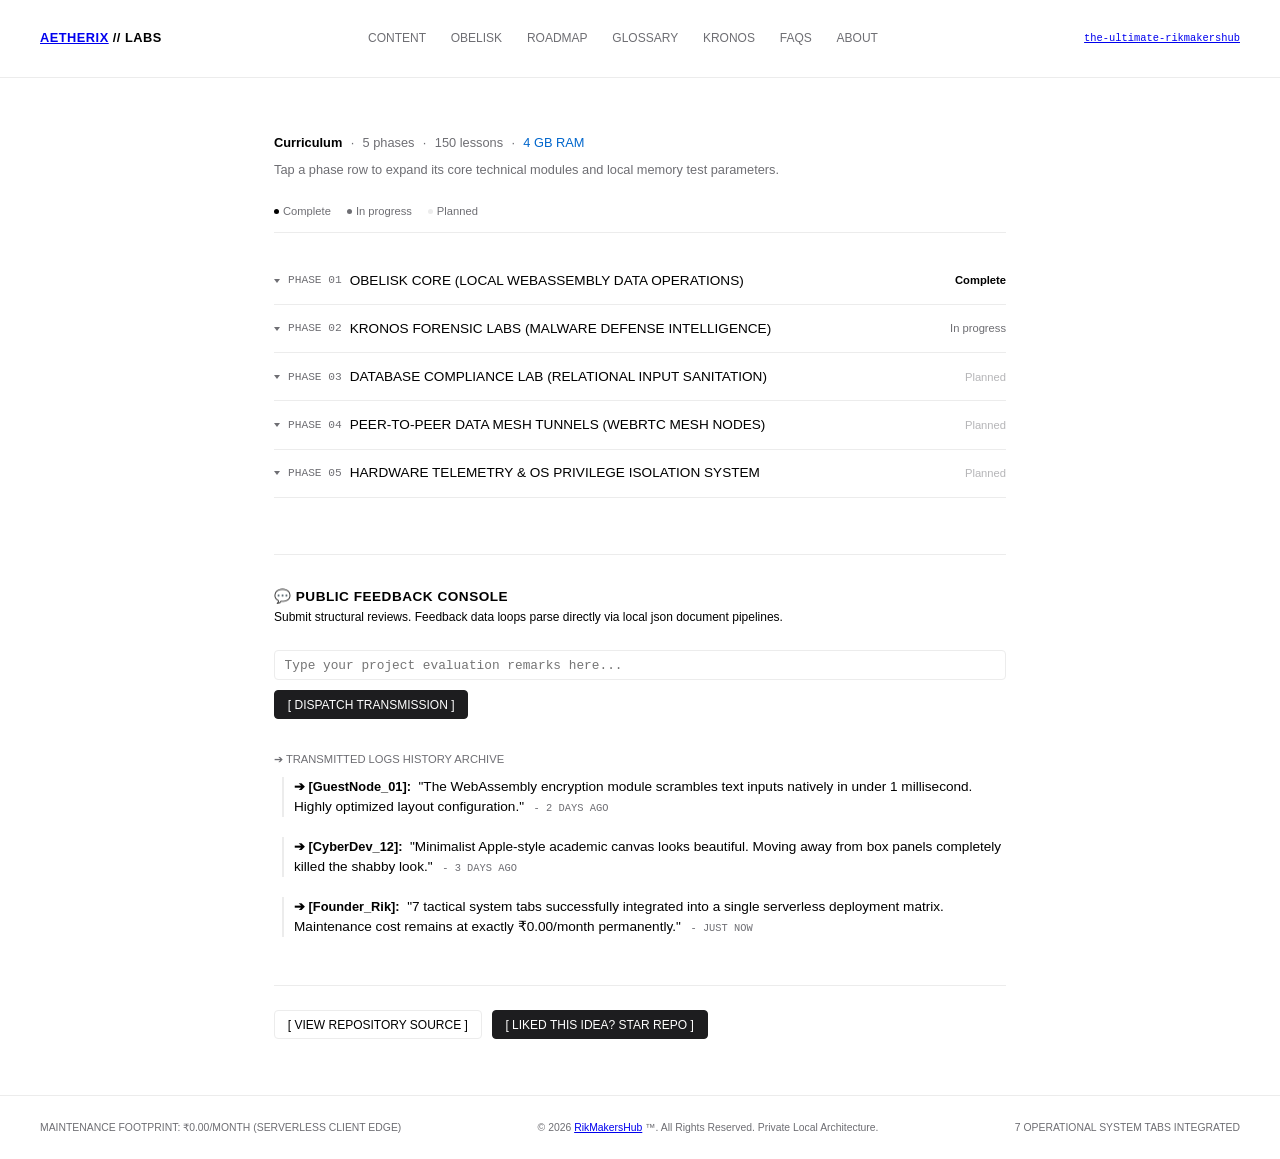
<file: index.html>
<!DOCTYPE html>
<html lang="en">
<head>
    <!-- =========================================================
       🎛️ TECHNICAL CONFIGURATIONS & RESPONSIVE WINDOW ENGINE
       ========================================================= -->
    <meta charset="UTF-8">
    <meta name="viewport" content="width=device-width, initial-scale=1.0, maximum-scale=5.0, user-scalable=yes">
    <meta http-equiv="X-UA-Compatible" content="IE=edge">
    <meta http-equiv="Content-Type" content="text/html; charset=utf-8">
    
    <!-- =========================================================
       🏷️ CORE SYSTEM IDENTITY & PWA BRANDING ANCHORS
       ========================================================= -->
    <title>AETHERIX | Security Operations Center & Academic Syllabus</title>
    <link rel="icon" type="image/png" href="data-science.png">
    <link rel="manifest" href="manifest.json">
    
    <!-- =========================================================
       🔍 MAXIMUM SEARCH ENGINE OPTIMIZATION (SEO) PARAMETERS
       ========================================================= -->
    <meta name="description" content="AETHERIX is a 100% serverless 7-tab client edge platform housing a 150-lesson technical security syllabus, OBELISK local WebAssembly cryptographic vaults, and KRONOS interactive sandboxes.">
    <meta name="keywords" content="AETHERIX, OBELISK, KRONOS, RikMakersHub, malware defense lab, in-browser cryptography, WebAssembly encryption, peer-to-peer data mesh, serverless security suite, local SQL sandbox, malware countermeasures, multi-page routing edge, Purulia tech workspace, cybersecurity curriculum from scratch">
    <meta name="author" content="the-ultimate-rikmakershub">
    <meta name="designer" content="RikMakersHub Enterprise Systems Architecture Group">
    <meta name="publisher" content="the-ultimate-rikmakershub organization">
    <meta name="rating" content="General">
    <meta name="robots" content="index, follow, max-snippet:-1, max-image-preview:large, max-video-preview:-1">
    <meta name="distribution" content="global">
    <meta name="classification" content="Cybersecurity Tactical Curriculums & Client Utilities Infrastructure">
    
    <!-- =========================================================
       🌐 OPEN GRAPH (OG) SOCIAL PROTOCOL DISPATCH TARGETS
       ========================================================= -->
    <meta property="og:title" content="AETHERIX // Client Edge Security Command Center & Syllabus">
    <meta property="og:description" content="A massive 7-tab standalone academic catalog and tool suite operating 100% locally in browser memory pools with zero cloud database dependency.">
    <meta property="og:type" content="website">
    <meta property="og:url" content="https://the-ultimate-rikmakershub.github.io/AETHERIX/">
    <meta property="og:image" content="data-science.png">
    <meta property="og:site_name" content="RikMakersHub Academic Software Enterprise Suite">
    <meta property="og:locale" content="en_IN">
    
    <!-- =========================================================
       🐦 TWITTER/X MICRO-CARD CONFIGURATION TARGETS
       ========================================================= -->
    <meta name="twitter:card" content="summary_large_image">
    <meta name="twitter:title" content="AETHERIX | Serverless Defensive Curriculum Sandbox">
    <meta name="twitter:description" content="An installable, offline-first 7-tab academic malware and cryptographic suite running at an ongoing overhead footprint of exactly ₹0.00/month.">
    <meta name="twitter:image" content="data-science.png">
    <meta name="twitter:creator" content="@RikMakersHub">
    
    <!-- =========================================================
       🤖 NATIVE HARDWARE MOBILE CAPABILITIES & TINTING META
       ========================================================= -->
    <meta name="mobile-web-app-capable" content="yes">
    <meta name="apple-mobile-web-app-capable" content="yes">
    <meta name="apple-mobile-web-app-status-bar-style" content="black-translucent">
    <meta name="apple-mobile-web-app-title" content="AETHERIX">
    <meta name="application-name" content="AETHERIX System Engine">
    <meta name="theme-color" content="#ffffff">
    <meta name="msapplication-TileColor" content="#ffffff">
    
    <!-- =========================================================
       🧹 SECURITY PRAGMAS & EDGE BREAKOUT CACHE OVERRIDES
       ========================================================= -->
    <meta http-equiv="Cache-Control" content="no-cache, no-store, must-revalidate">
    <meta http-equiv="Pragma" content="no-cache">
    <meta http-equiv="Expires" content="0">
    <meta name="referrer" content="no-referrer-when-downgrade">
    
    <!-- Global CSS Atomic Stylesheet -->
    <link rel="stylesheet" href="style.css">
</head>
<body>

    <!-- Industrial Fixed 7-Tab Navigation Bar -->
    <header class="crypto-header">
        <div class="header-brand">
            <h1><a href="https://github.com/The-Ultimate-RikMakersHub/AETHERIX/" target="_blank">AETHERIX</a> // LABS</h1>
        </div>
        <nav class="header-nav-links">
            <a href="https://the-ultimate-rikmakershub.github.io/AETHERIX/" class="nav-anchor active">CONTENT</a>
            <a href="#/obelisk" class="nav-anchor">OBELISK</a>
            <a href="#/roadmap" class="nav-anchor">ROADMAP</a>
            <a href="#/glossary" class="nav-anchor">GLOSSARY</a>
            <a href="#/kronos" class="nav-anchor">KRONOS</a>
            <a href="#/faqs" class="nav-anchor">FAQS</a>
            <a href="#/about" class="nav-anchor">ABOUT</a>
        </nav>
        <div class="org-badge"><a href="https://github.com/The-Ultimate-RikMakersHub/" target="_blank">the-ultimate-rikmakershub</a></div>
    </header>

    <!-- Master Application Viewport (Default view holds your static syllabus layout) -->
    <main id="app-viewport" class="dashboard-grid">
        <!-- 📋 HIGH-DENSITY SYLLABUS MATRIX (BAKED DIRECTLY INTO THE SHELL FOR INSTANT LOADING) -->
        <div class="academic-syllabus-container" id="static-content-tab">
            
            <!-- 📊 Top Metric Counters Grid Bar -->
            <div class="curriculum-meta-summary">
                <span class="meta-label">Curriculum</span>
                <span class="meta-divider">·</span>
                <span class="meta-stat">5 phases</span>
                <span class="meta-divider">·</span>
                <span class="meta-stat">150 lessons</span>
                <span class="meta-divider">·</span>
                <span class="meta-stat" id="detected-ram-buffer" style="color: var(--accent-active);">SCANNING RAM...</span>
            </div>
            
            <p class="syllabus-instructions-text">Tap a phase row to expand its core technical modules and local memory test parameters.</p>

            <!-- 🟢 Status Indicator Legend Ribbon -->
            <div class="status-legend-ribbon">
                <span class="legend-item"><span class="dot dot-complete"></span> Complete</span>
                <span class="legend-item"><span class="dot dot-progress"></span> In progress</span>
                <span class="legend-item"><span class="dot dot-planned"></span> Planned</span>
            </div>

            <!-- 📁 The Accordion Phase Rows List -->
            <div class="accordion-matrix-list">

                <!-- PHASE 01 -->
                <div class="phase-row-node complete-node">
                    <div class="phase-header-trigger" onclick="this.parentElement.classList.toggle('expanded')">
                        <div class="phase-title-left">
                            <span class="phase-chevron"></span>
                            <span class="phase-index">PHASE 01</span>
                            <span class="phase-name">OBELISK CORE (LOCAL WEBASSEMBLY DATA OPERATIONS)</span>
                        </div>
                        <span class="phase-status-badge status-complete">Complete</span>
                    </div>
                    <div class="phase-lessons-drawer">
                        <div class="lesson-row-item"><code>01.01</code> Bitwise XOR String Obfuscation Array Mechanics [Wasm]</div>
                        <div class="lesson-row-item"><code>01.02</code> In-Memory Passphrase Key Derivation Boundaries [TypeScript]</div>
                        <div class="lesson-row-item"><code>01.03</code> Low-Level Heap Memory Scrambling Allocations [Rust]</div>
                        <div class="lesson-row-item"><code>01.04</code> Base64 Cipher Armoring and Buffer Packaging</div>
                        <div class="lesson-row-item"><code>01.05</code> Deterministic Entropy Matrix Verification Checks</div>
                    </div>
                </div>

                <!-- PHASE 02 -->
                <div class="phase-row-node progress-node">
                    <div class="phase-header-trigger" onclick="this.parentElement.classList.toggle('expanded')">
                        <div class="phase-title-left">
                            <span class="phase-chevron"></span>
                            <span class="phase-index">PHASE 02</span>
                            <span class="phase-name">KRONOS FORENSIC LABS (MALWARE DEFENSE INTELLIGENCE)</span>
                        </div>
                        <span class="phase-status-badge status-progress">In progress</span>
                    </div>
                    <div class="phase-lessons-drawer">
                        <div class="lesson-row-item"><code>02.01</code> Trojan Horse Payloads & Process Hollowing Analysis</div>
                        <div class="lesson-row-item"><code>02.02</code> Ransomware Recursive Directory Traversal Mitigation</div>
                        <div class="lesson-row-item"><code>02.03</code> Self-Replicating Network Worm Sockets Mapping</div>
                        <div class="lesson-row-item"><code>02.04</code> SHA-256 File Signature Integrity Comparison</div>
                        <div class="lesson-row-item"><code>02.05</code> Adware DNS Modifications and Proxy Redirect Logs</div>
                    </div>
                </div>

                <!-- PHASE 03 -->
                <div class="phase-row-node planned-node">
                    <div class="phase-header-trigger" onclick="this.parentElement.classList.toggle('expanded')">
                        <div class="phase-title-left">
                            <span class="phase-chevron"></span>
                            <span class="phase-index">PHASE 03</span>
                            <span class="phase-name">DATABASE COMPLIANCE LAB (RELATIONAL INPUT SANITATION)</span>
                        </div>
                        <span class="phase-status-badge status-planned">Planned</span>
                    </div>
                    <div class="phase-lessons-drawer">
                        <div class="lesson-row-item"><code>03.01</code> Un-Sanitized Input Quote Breakout Parameters</div>
                        <div class="lesson-row-item"><code>03.02</code> Real-Time Regular Expression WAF Filtering Loops</div>
                        <div class="lesson-row-item"><code>03.03</code> Client-Side Relational In-Memory Safe Guarding</div>
                    </div>
                </div>

                <!-- PHASE 04 -->
                <div class="phase-row-node planned-node">
                    <div class="phase-header-trigger" onclick="this.parentElement.classList.toggle('expanded')">
                        <div class="phase-title-left">
                            <span class="phase-chevron"></span>
                            <span class="phase-index">PHASE 04</span>
                            <span class="phase-name">PEER-TO-PEER DATA MESH TUNNELS (WEBRTC MESH NODES)</span>
                        </div>
                        <span class="phase-status-badge status-planned">Planned</span>
                    </div>
                    <div class="phase-lessons-drawer">
                        <div class="lesson-row-item"><code>04.01</code> WebRTC Connection Signaling Token Exchange Protocol</div>
                        <div class="lesson-row-item"><code>04.02</code> Isolated Direct Browser-to-Browser UDP Communication</div>
                    </div>
                </div>

                <!-- PHASE 05 -->
                <div class="phase-row-node planned-node">
                    <div class="phase-header-trigger" onclick="this.parentElement.classList.toggle('expanded')">
                        <div class="phase-title-left">
                            <span class="phase-chevron"></span>
                            <span class="phase-index">PHASE 05</span>
                            <span class="phase-name">HARDWARE TELEMETRY & OS PRIVILEGE ISOLATION SYSTEM</span>
                        </div>
                        <span class="phase-status-badge status-planned">Planned</span>
                    </div>
                    <div class="phase-lessons-drawer">
                        <div class="lesson-row-item"><code>05.01</code> Dynamic Physical RAM Boundary Resource Scanning</div>
                        <div class="lesson-row-item"><code>05.02</code> Separated Account Privilege Execution Bounding</div>
                    </div>
                </div>

            </div>
        </div>
        <!-- 💬 PUBLIC GUESTBOOK FEEDBACK CHAMBER & REPOSITORIES GATEWAY -->
        <div class="academic-syllabus-container" style="border-top: 1px solid var(--border-flat); margin-top: 3.5rem; padding-top: 2rem;">
            
            <div style="margin-bottom: 1.5rem;">
                <h3 style="font-size: 0.85rem; font-weight: 700; color: var(--text-primary); text-transform: uppercase; letter-spacing: 0.5px;">
                    💬 Public Feedback Console
                </h3>
                <p class="summary-text" style="font-size: 0.75rem; margin-top: 2px;">
                    Submit structural reviews. Feedback data loops parse directly via local json document pipelines.
                </p>
            </div>

            <!-- Interactive Comment Input Box Form -->
            <div style="display: flex; flex-direction: column; gap: 10px; margin-bottom: 2rem;">
                <input type="text" id="feedback-user-text" class="cyber-input-field" placeholder="Type your project evaluation remarks here...">
                <button class="action-trigger-btn" id="feedback-submit-node" style="width: max-content;">
                    [ DISPATCH TRANSMISSION ]
                </button>
            </div>

            <!-- Log Stream Header -->
            <label class="control-label" style="font-size: 0.7rem; color: var(--text-muted); display: block; margin-bottom: 10px; text-transform: uppercase;">
                ➔ TRANSMITTED LOGS HISTORY ARCHIVE
            </label>

            <!-- Scrollable Guestbook Container Window -->
            <div id="feedback-logs-stream" style="display: flex; flex-direction: column; gap: 12px; max-height: 250px; overflow-y: auto; font-size: 0.8rem; padding-left: 0.5rem;">
                <p style="color: var(--text-muted); font-style: italic;">Querying repository data streams... standing by for data mount.</p>
            </div>

            <!-- rikmakershub Star Action Redirection Matrix -->
            <div style="margin-top: 2.5rem; border-top: 1px solid var(--border-flat); padding-top: 1.5rem; display: flex; gap: 10px; flex-wrap: wrap;">
                <button class="action-trigger-btn" onclick="window.open('https://github.com/The-Ultimate-RikMakersHub/AETHERIX/', '_blank')" style="background-color: transparent; color: var(--text-primary); border-color: var(--border-flat);">
                    [ VIEW REPOSITORY SOURCE ]
                </button>
                <button class="action-trigger-btn" onclick="window.open('https://github.com/The-Ultimate-RikMakersHub/AETHERIX/', '_blank')">
                    [ LIKED THIS IDEA? STAR REPO ]
                </button>
            </div>

        </div>
    </main>

    <!-- Branded System Footer with rikmakershub Tagging -->
    <footer class="crypto-footer">
        <div>MAINTENANCE FOOTPRINT: ₹0.00/MONTH (SERVERLESS CLIENT EDGE)</div>
        <div>&copy; 2026 <a href="https://github.com/RikMakersHub/" target="_blank">RikMakersHub</a> &trade;. All Rights Reserved. Private Local Architecture.</div>
        <div>7 OPERATIONAL SYSTEM TABS INTEGRATED</div>
    </footer>

    <!-- Master Client Router Script Link -->
    <script src="app.js"></script>
</body>
</html>
</file>
<file: style.css>
/* ==========================================================================
   📐 AETHERIX ABSOLUTE MINIMALIST ACADEMIC CANVAS SYSTEM
   ========================================================================== */

:root {
    --bg-canvas: #ffffff;
    --border-flat: #ececec;
    --text-primary: #000000;
    --text-muted: #6e6e73;
    
    /* Pure Solid Accents - Zero Glow */
    --accent-complete: #1d1d1f;  
    --accent-progress: #86868b;  
    --accent-planned: #d2d2d7;   
    --accent-active: #0066cc;    
    
    --font-sans: -apple-system, BlinkMacSystemFont, "Segoe UI", Roboto, Helvetica, Arial, sans-serif;
    --font-mono: "SF Mono", SFMono-Regular, Consolas, Menlo, monospace;
}

* {
    box-sizing: border-box;
    margin: 0;
    padding: 0;
}

body {
    background-color: var(--bg-canvas);
    color: var(--text-primary);
    font-family: var(--font-sans);
    -webkit-font-smoothing: antialiased;
    line-height: 1.47059;
    min-height: 100vh;
    display: flex;
    flex-direction: column;
}

/* 📊 Pure Minimalist Fixed Header Navigation */
.crypto-header {
    background-color: var(--bg-canvas);
    border-bottom: 1px solid var(--border-flat);
    padding: 1.5rem 2.5rem;
    display: flex;
    justify-content: space-between;
    align-items: center;
}

.header-brand h1 {
    font-size: 0.8rem;
    font-weight: 700;
    letter-spacing: 0.5px;
}

.secure-pulse-node {
    display: none; /* Kills the neon pulse box permanently */
}

.header-nav-links {
    display: flex;
    gap: 0.25rem;
}

.nav-anchor {
    color: var(--text-muted);
    text-decoration: none;
    font-size: 0.75rem;
    font-weight: 500;
    padding: 0.35rem 0.65rem;
    border-radius: 4px;
    transition: background-color 0.1s ease;
}

.nav-anchor:hover {
    color: var(--text-primary);
    background-color: #f5f5f7;
}

.nav-anchor.active {
    color: var(--text-primary);
    background-color: #e8e8ed;
    font-weight: 600;
}

.org-badge {
    font-family: var(--font-mono);
    font-size: 0.65rem;
    color: var(--text-muted);
}

/* 📐 Main Viewport Layout Frame Box */
.dashboard-grid {
    max-width: 780px;
    width: 100%;
    margin: 0 auto;
    padding: 3.5rem 1.5rem;
    flex: 1;
}

/* 📋 High-Density Syllabus Timelines */
.academic-syllabus-container {
    width: 100%;
}

.curriculum-meta-summary {
    font-size: 0.8rem;
    color: var(--text-muted);
    margin-bottom: 0.5rem;
}

.meta-label {
    color: var(--text-primary);
    font-weight: 600;
}

.meta-divider {
    margin: 0 0.3rem;
    color: var(--text-muted);
}

.syllabus-instructions-text {
    font-size: 0.8rem;
    color: var(--text-muted);
    margin-bottom: 1.5rem;
}

.status-legend-ribbon {
    display: flex;
    gap: 1rem;
    font-size: 0.7rem;
    color: var(--text-muted);
    margin-bottom: 1.5rem;
    border-bottom: 1px solid var(--border-flat);
    padding-bottom: 0.75rem;
}

.legend-item {
    display: flex;
    align-items: center;
    gap: 0.25rem;
}

.dot {
    width: 5px;
    height: 5px;
    border-radius: 50%;
    display: inline-block;
}
.dot-complete { background-color: var(--text-primary); }
.dot-progress { background-color: var(--text-muted); }
.dot-planned { background-color: var(--border-flat); }

/* 📁 Expandable Phase Matrix Rows */
.accordion-matrix-list {
    display: flex;
    flex-direction: column;
}

.phase-row-node {
    border-bottom: 1px solid var(--border-flat);
}

.phase-header-trigger {
    padding: 0.85rem 0;
    display: flex;
    justify-content: space-between;
    align-items: center;
    cursor: pointer;
}

.phase-title-left {
    display: flex;
    align-items: center;
    gap: 0.5rem;
}

.phase-chevron {
    width: 0;
    height: 0;
    border-left: 3.5px solid transparent;
    border-right: 3.5px solid transparent;
    border-top: 4px solid var(--text-muted);
}

.phase-row-node.expanded .phase-chevron {
    transform: rotate(-180deg);
}

.phase-index {
    font-family: var(--font-mono);
    font-size: 0.7rem;
    color: var(--text-muted);
    font-weight: 500;
}

.phase-name {
    font-size: 0.85rem;
    font-weight: 500;
    color: var(--text-primary);
}

.phase-status-badge {
    font-size: 0.7rem;
    font-weight: 400;
}
.status-complete { color: var(--text-primary); font-weight: 600; }
.status-progress { color: var(--text-muted); }
.status-planned { color: var(--text-muted); opacity: 0.5; }

/* In-Memory Dropdown View Drawers */
.phase-lessons-drawer {
    display: none;
    padding-bottom: 0.75rem;
    padding-left: 1.25rem;
}

.phase-row-node.expanded .phase-lessons-drawer {
    display: flex;
    flex-direction: column;
}

.lesson-row-item {
    font-size: 0.8rem;
    color: var(--text-muted);
    padding: 0.25rem 0;
}

.lesson-row-item code {
    font-family: var(--font-mono);
    font-size: 0.7rem;
    color: var(--text-primary);
    background-color: #f5f5f7;
    padding: 0.05rem 0.25rem;
    border-radius: 3px;
    margin-right: 0.4rem;
}

/* 📥 Shared Components Inputs & Table Overrides */
.cyber-input-field {
    width: 100%;
    padding: 0.4rem 0.6rem;
    border: 1px solid var(--border-flat);
    border-radius: 4px;
    font-family: var(--font-mono);
    font-size: 0.8rem;
    outline: none;
    background-color: #ffffff;
    color: #000000;
}

.action-trigger-btn {
    background-color: #1d1d1f;
    color: #ffffff;
    border: 1px solid #1d1d1f;
    padding: 0.4rem 0.8rem;
    font-size: 0.75rem;
    font-weight: 500;
    border-radius: 4px;
    cursor: pointer;
}
.action-trigger-btn:hover { background-color: #000000; }

.spec-item {
    padding: 0.6rem;
    border: 1px solid var(--border-flat);
    border-radius: 4px;
    font-size: 0.8rem;
    margin-bottom: 0.4rem;
}

/* Flat Reference Grid Sheets */
.data-table-container table {
    width: 100%;
    border-collapse: collapse;
}

.data-table-container th {
    font-size: 0.65rem;
    color: var(--text-muted);
    font-weight: 600;
    border-bottom: 1px solid var(--text-primary);
    padding: 0.5rem;
    text-align: left;
}

.data-table-container td {
    padding: 0.65rem 0.5rem;
    border-bottom: 1px solid var(--border-flat);
    vertical-align: top;
}

/* 🐋 Loading Indication Macros */
.loading-matrix-trace {
    display: flex;
    flex-direction: column;
    align-items: center;
    justify-content: center;
    gap: 10px;
    padding: 3rem 0;
    color: var(--text-muted);
    font-size: 0.75rem;
}

.spinner-token {
    width: 16px;
    height: 16px;
    border: 1.5px solid var(--border-flat);
    border-top-color: var(--text-primary);
    border-radius: 50%;
    animation: spin 0.8s linear infinite;
}
@keyframes spin { to { transform: rotate(360deg); } }

/* Universal Footer Colophons */
.crypto-footer {
    border-top: 1px solid var(--border-flat);
    padding: 1.5rem 2.5rem;
    display: flex;
    justify-content: space-between;
    font-size: 0.65rem;
    color: var(--text-muted);
    background-color: var(--bg-canvas);
}
</file>
